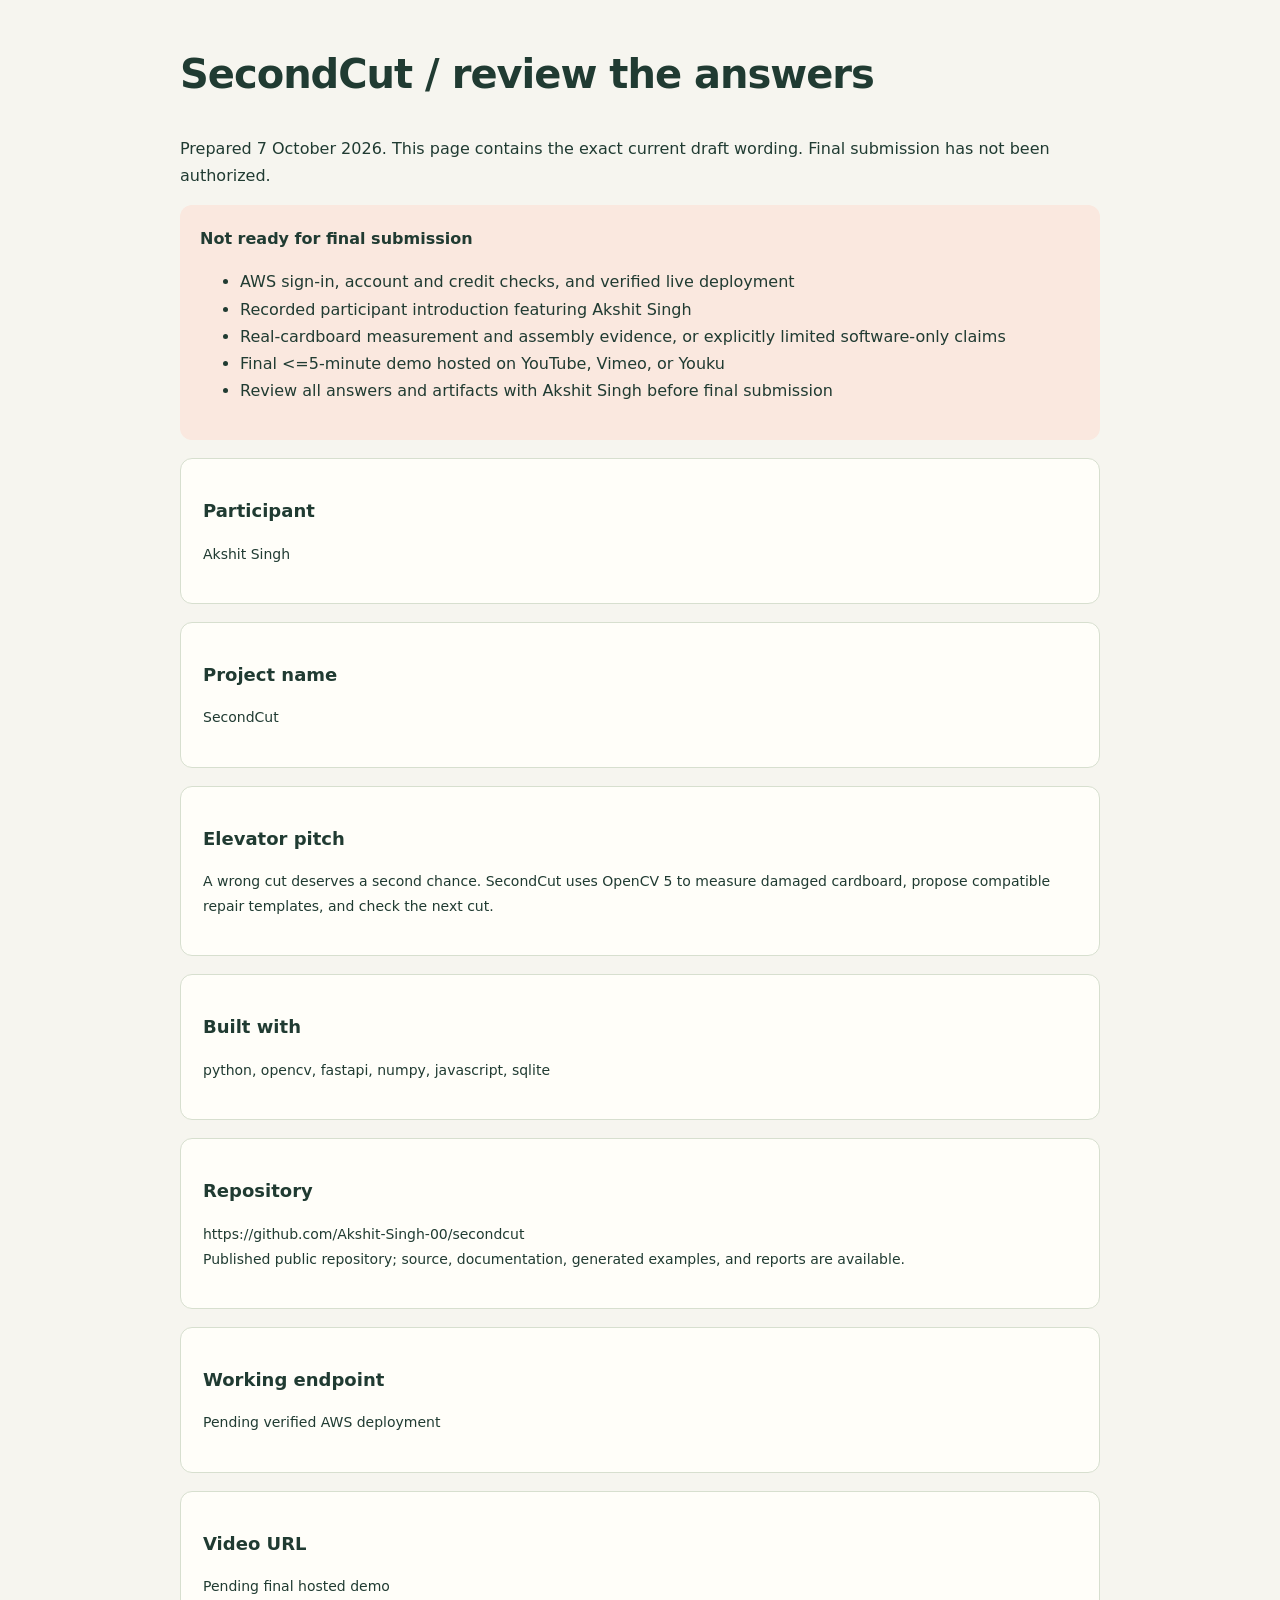
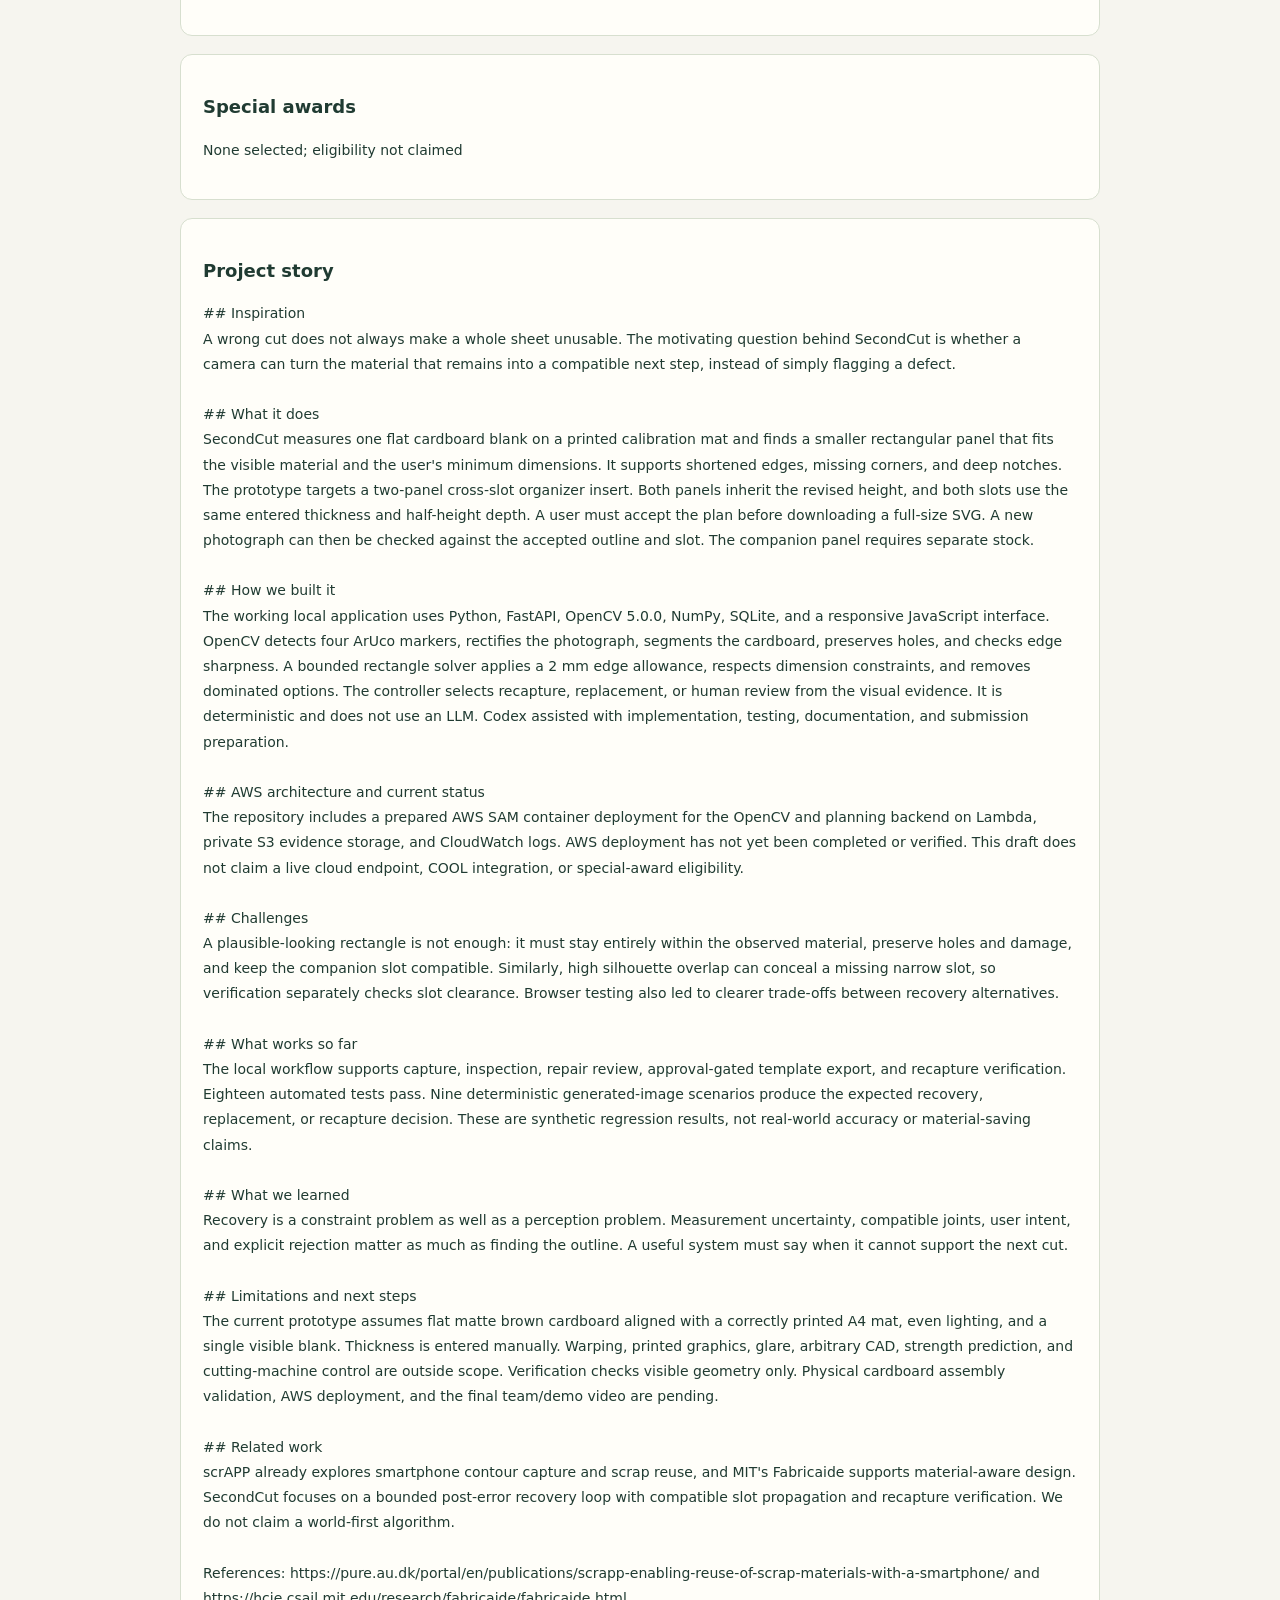
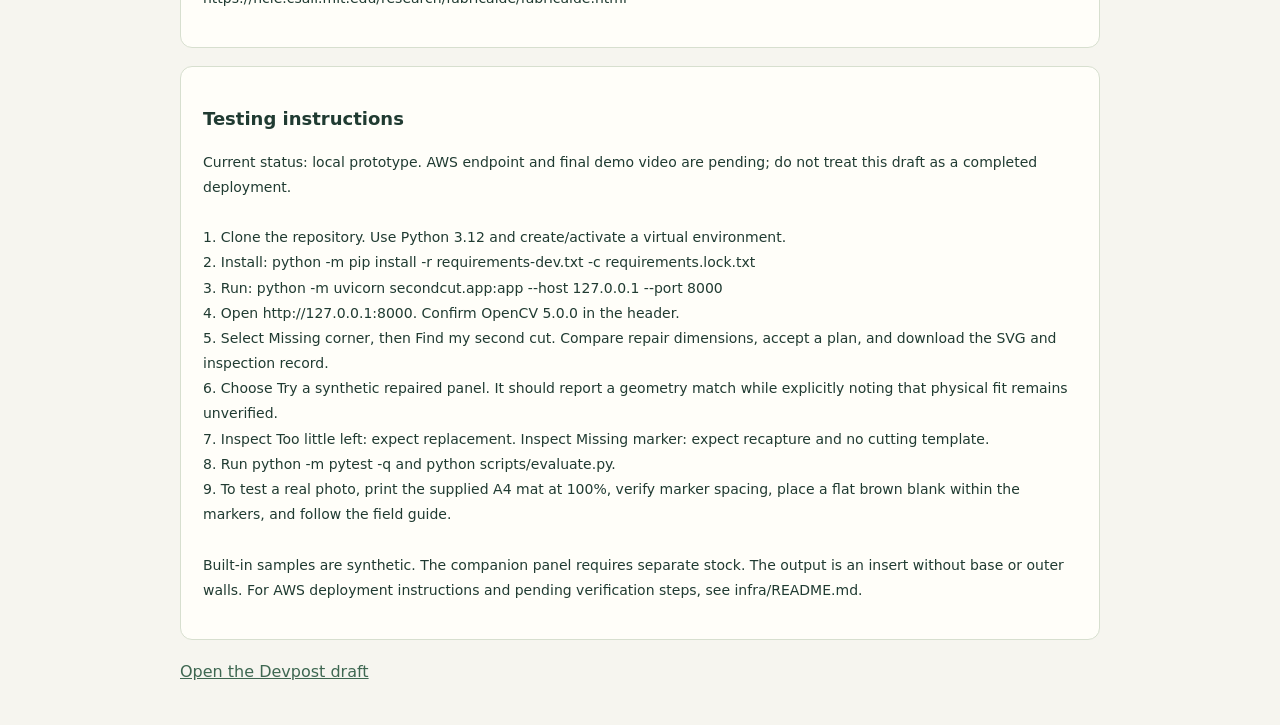
<file: docs/submission-review.html>
<!doctype html><html lang="en"><head><meta charset="utf-8"><meta name="viewport" content="width=device-width,initial-scale=1"><title>SecondCut - submission review</title><style>body{font:16px/1.7 system-ui;background:#f6f5ef;color:#203b32;max-width:920px;margin:40px auto;padding:0 24px}h1{font-size:40px;letter-spacing:-1px}h2{font-size:18px}section{background:#fffef9;border:1px solid #d7dfcf;padding:22px;margin:18px 0;border-radius:12px}pre{font:14px/1.8 system-ui;white-space:pre-wrap;overflow-wrap:anywhere}.status{padding:20px;background:#fae8df;border-radius:12px}a{color:#3e6751}</style></head><body><h1>SecondCut / review the answers</h1><p>Prepared 7 October 2026. This page contains the exact current draft wording. Final submission has not been authorized.</p><div class="status"><strong>Not ready for final submission</strong><ul><li>AWS sign-in, account and credit checks, and verified live deployment</li><li>Recorded participant introduction featuring Akshit Singh</li><li>Real-cardboard measurement and assembly evidence, or explicitly limited software-only claims</li><li>Final &lt;=5-minute demo hosted on YouTube, Vimeo, or Youku</li><li>Review all answers and artifacts with Akshit Singh before final submission</li></ul></div><section><h2>Participant</h2><pre>Akshit Singh</pre></section><section><h2>Project name</h2><pre>SecondCut</pre></section><section><h2>Elevator pitch</h2><pre>A wrong cut deserves a second chance. SecondCut uses OpenCV 5 to measure damaged cardboard, propose compatible repair templates, and check the next cut.</pre></section><section><h2>Built with</h2><pre>python, opencv, fastapi, numpy, javascript, sqlite</pre></section><section><h2>Repository</h2><pre>https://github.com/Akshit-Singh-00/secondcut
Published public repository; source, documentation, generated examples, and reports are available.</pre></section><section><h2>Working endpoint</h2><pre>Pending verified AWS deployment</pre></section><section><h2>Video URL</h2><pre>Pending final hosted demo</pre></section><section><h2>Special awards</h2><pre>None selected; eligibility not claimed</pre></section><section><h2>Project story</h2><pre>## Inspiration
A wrong cut does not always make a whole sheet unusable. The motivating question behind SecondCut is whether a camera can turn the material that remains into a compatible next step, instead of simply flagging a defect.

## What it does
SecondCut measures one flat cardboard blank on a printed calibration mat and finds a smaller rectangular panel that fits the visible material and the user&#x27;s minimum dimensions. It supports shortened edges, missing corners, and deep notches. The prototype targets a two-panel cross-slot organizer insert. Both panels inherit the revised height, and both slots use the same entered thickness and half-height depth. A user must accept the plan before downloading a full-size SVG. A new photograph can then be checked against the accepted outline and slot. The companion panel requires separate stock.

## How we built it
The working local application uses Python, FastAPI, OpenCV 5.0.0, NumPy, SQLite, and a responsive JavaScript interface. OpenCV detects four ArUco markers, rectifies the photograph, segments the cardboard, preserves holes, and checks edge sharpness. A bounded rectangle solver applies a 2 mm edge allowance, respects dimension constraints, and removes dominated options. The controller selects recapture, replacement, or human review from the visual evidence. It is deterministic and does not use an LLM. Codex assisted with implementation, testing, documentation, and submission preparation.

## AWS architecture and current status
The repository includes a prepared AWS SAM container deployment for the OpenCV and planning backend on Lambda, private S3 evidence storage, and CloudWatch logs. AWS deployment has not yet been completed or verified. This draft does not claim a live cloud endpoint, COOL integration, or special-award eligibility.

## Challenges
A plausible-looking rectangle is not enough: it must stay entirely within the observed material, preserve holes and damage, and keep the companion slot compatible. Similarly, high silhouette overlap can conceal a missing narrow slot, so verification separately checks slot clearance. Browser testing also led to clearer trade-offs between recovery alternatives.

## What works so far
The local workflow supports capture, inspection, repair review, approval-gated template export, and recapture verification. Eighteen automated tests pass. Nine deterministic generated-image scenarios produce the expected recovery, replacement, or recapture decision. These are synthetic regression results, not real-world accuracy or material-saving claims.

## What we learned
Recovery is a constraint problem as well as a perception problem. Measurement uncertainty, compatible joints, user intent, and explicit rejection matter as much as finding the outline. A useful system must say when it cannot support the next cut.

## Limitations and next steps
The current prototype assumes flat matte brown cardboard aligned with a correctly printed A4 mat, even lighting, and a single visible blank. Thickness is entered manually. Warping, printed graphics, glare, arbitrary CAD, strength prediction, and cutting-machine control are outside scope. Verification checks visible geometry only. Physical cardboard assembly validation, AWS deployment, and the final team/demo video are pending.

## Related work
scrAPP already explores smartphone contour capture and scrap reuse, and MIT&#x27;s Fabricaide supports material-aware design. SecondCut focuses on a bounded post-error recovery loop with compatible slot propagation and recapture verification. We do not claim a world-first algorithm.

References: https://pure.au.dk/portal/en/publications/scrapp-enabling-reuse-of-scrap-materials-with-a-smartphone/ and https://hcie.csail.mit.edu/research/fabricaide/fabricaide.html</pre></section><section><h2>Testing instructions</h2><pre>Current status: local prototype. AWS endpoint and final demo video are pending; do not treat this draft as a completed deployment.

1. Clone the repository. Use Python 3.12 and create/activate a virtual environment.
2. Install: python -m pip install -r requirements-dev.txt -c requirements.lock.txt
3. Run: python -m uvicorn secondcut.app:app --host 127.0.0.1 --port 8000
4. Open http://127.0.0.1:8000. Confirm OpenCV 5.0.0 in the header.
5. Select Missing corner, then Find my second cut. Compare repair dimensions, accept a plan, and download the SVG and inspection record.
6. Choose Try a synthetic repaired panel. It should report a geometry match while explicitly noting that physical fit remains unverified.
7. Inspect Too little left: expect replacement. Inspect Missing marker: expect recapture and no cutting template.
8. Run python -m pytest -q and python scripts/evaluate.py.
9. To test a real photo, print the supplied A4 mat at 100%, verify marker spacing, place a flat brown blank within the markers, and follow the field guide.

Built-in samples are synthetic. The companion panel requires separate stock. The output is an insert without base or outer walls. For AWS deployment instructions and pending verification steps, see infra/README.md.</pre></section><p><a href="https://devpost.com/submit-to/30984-opencv-ai-competition-2026-powered-by-aws/manage/submissions/1222437-secondcut/project-overview">Open the Devpost draft</a></p></body></html>
</file>
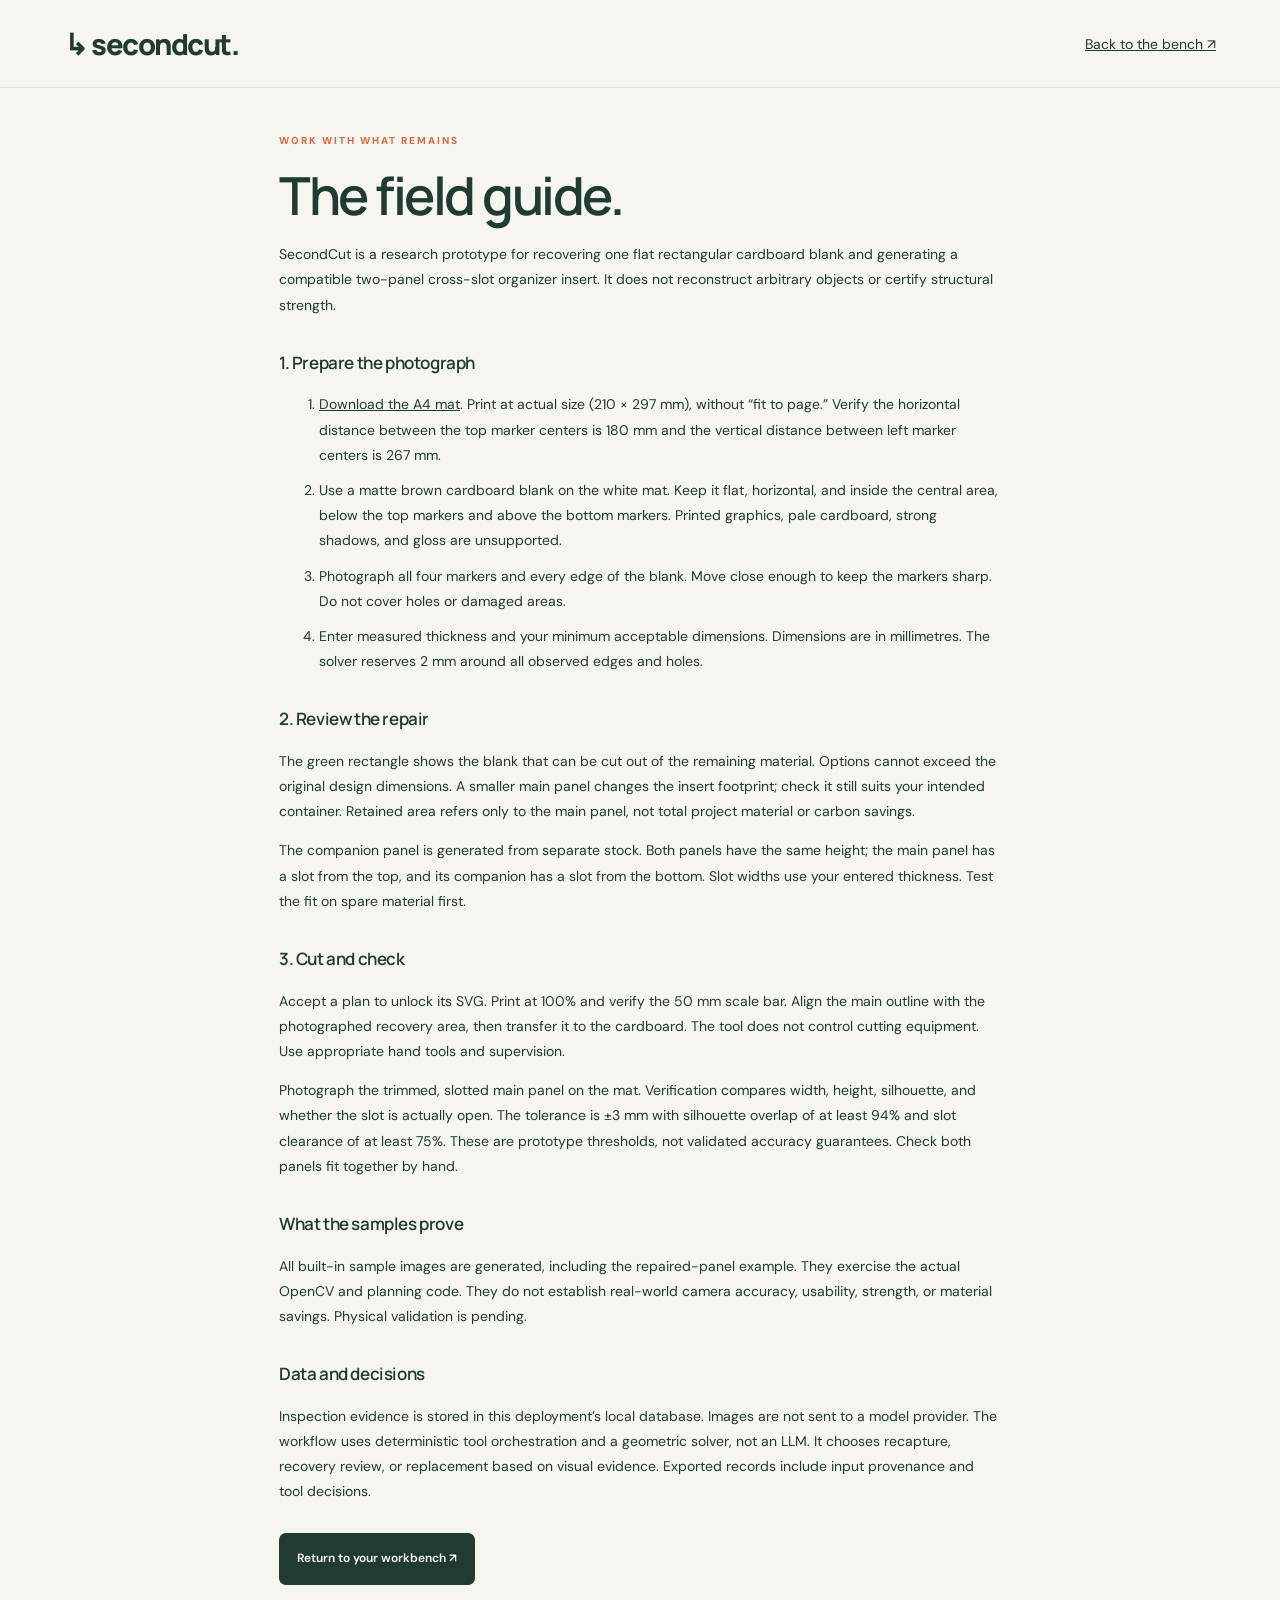
<file: static/guide.html>
<!doctype html>
<html lang="en">
  <head>
    <meta charset="utf-8" />
    <meta name="viewport" content="width=device-width,initial-scale=1" />
    <title>SecondCut field guide</title>
    <link rel="stylesheet" href="/static/style.css" />
  </head>
  <body>
    <header>
      <a class="brand" href="/">↳ secondcut.</a
      ><a href="/">Back to the bench ↗</a>
    </header>
    <main class="guide">
      <p class="eyebrow">WORK WITH WHAT REMAINS</p>
      <h1>The field guide.</h1>
      <p>
        SecondCut is a research prototype for recovering one flat rectangular
        cardboard blank and generating a compatible two-panel cross-slot
        organizer insert. It does not reconstruct arbitrary objects or certify
        structural strength.
      </p>
      <h2>1. Prepare the photograph</h2>
      <ol>
        <li>
          <a href="/api/mat.png">Download the A4 mat</a>. Print at actual size
          (210 × 297 mm), without “fit to page.” Verify the horizontal distance
          between the top marker centers is 180 mm and the vertical distance
          between left marker centers is 267 mm.
        </li>
        <li>
          Use a matte brown cardboard blank on the white mat. Keep it flat,
          horizontal, and inside the central area, below the top markers and
          above the bottom markers. Printed graphics, pale cardboard, strong
          shadows, and gloss are unsupported.
        </li>
        <li>
          Photograph all four markers and every edge of the blank. Move close
          enough to keep the markers sharp. Do not cover holes or damaged areas.
        </li>
        <li>
          Enter measured thickness and your minimum acceptable dimensions.
          Dimensions are in millimetres. The solver reserves 2 mm around all
          observed edges and holes.
        </li>
      </ol>
      <h2>2. Review the repair</h2>
      <p>
        The green rectangle shows the blank that can be cut out of the remaining
        material. Options cannot exceed the original design dimensions. A
        smaller main panel changes the insert footprint; check it still suits
        your intended container. Retained area refers only to the main panel,
        not total project material or carbon savings.
      </p>
      <p>
        The companion panel is generated from separate stock. Both panels have
        the same height; the main panel has a slot from the top, and its
        companion has a slot from the bottom. Slot widths use your entered
        thickness. Test the fit on spare material first.
      </p>
      <h2>3. Cut and check</h2>
      <p>
        Accept a plan to unlock its SVG. Print at 100% and verify the 50 mm
        scale bar. Align the main outline with the photographed recovery area,
        then transfer it to the cardboard. The tool does not control cutting
        equipment. Use appropriate hand tools and supervision.
      </p>
      <p>
        Photograph the trimmed, slotted main panel on the mat. Verification
        compares width, height, silhouette, and whether the slot is actually
        open. The tolerance is ±3 mm with silhouette overlap of at least 94% and
        slot clearance of at least 75%. These are prototype thresholds, not
        validated accuracy guarantees. Check both panels fit together by hand.
      </p>
      <h2>What the samples prove</h2>
      <p>
        All built-in sample images are generated, including the repaired-panel
        example. They exercise the actual OpenCV and planning code. They do not
        establish real-world camera accuracy, usability, strength, or material
        savings. Physical validation is pending.
      </p>
      <h2>Data and decisions</h2>
      <p>
        Inspection evidence is stored in this deployment’s local database.
        Images are not sent to a model provider. The workflow uses deterministic
        tool orchestration and a geometric solver, not an LLM. It chooses
        recapture, recovery review, or replacement based on visual evidence.
        Exported records include input provenance and tool decisions.
      </p>
      <a class="primary" href="/">Return to your workbench ↗</a>
    </main>
  </body>
</html>
</file>
<file: static/style.css>
@import url("https://fonts.googleapis.com/css2?family=DM+Sans:wght@400;500;600;700&family=Manrope:wght@400;500;600;700;800&display=swap");
:root {
  --paper: #f6f5ef;
  --ink: #203b32;
  --muted: #748178;
  --line: #dce1d7;
  --orange: #db643b;
  --green: #3e6751;
  --light: #e8eee4;
}
* {
  box-sizing: border-box;
}
body {
  margin: 0;
  background: var(--paper);
  color: var(--ink);
  font-family: "DM Sans", Arial, sans-serif;
  font-size: 14px;
}
button,
input {
  font: inherit;
}
button,
a,
label.upload {
  -webkit-tap-highlight-color: transparent;
}
button,
a {
  cursor: pointer;
}
a {
  color: inherit;
}
header {
  height: 88px;
  padding: 0 5vw;
  display: flex;
  align-items: center;
  justify-content: space-between;
  border-bottom: 1px solid var(--line);
}
.brand {
  font-family: Manrope, Arial, sans-serif;
  font-weight: 800;
  font-size: 29px;
  text-decoration: none;
  letter-spacing: -1.5px;
  display: flex;
  align-items: center;
  gap: 10px;
}
.brand-dot {
  color: var(--orange);
  margin-left: -10px;
}
.brand-mark {
  background: var(--ink);
  color: #f3eddd;
  display: grid;
  place-items: center;
  width: 35px;
  height: 35px;
  font-size: 28px;
  border-radius: 10px;
  margin-right: 2px;
}
.header-right {
  display: flex;
  align-items: center;
  gap: 8px;
  color: var(--muted);
  font-size: 12px;
}
.header-right a {
  margin-left: 28px;
  text-decoration: none;
  color: var(--ink);
}
.live-dot {
  width: 6px;
  height: 6px;
  background: #7c9772;
  border-radius: 50%;
}
main {
  max-width: 1440px;
  margin: auto;
  padding: 44px 5vw 0;
}
.intro {
  display: flex;
  align-items: center;
  justify-content: space-between;
  margin-bottom: 34px;
}
.eyebrow {
  font-size: 10px;
  font-weight: 700;
  letter-spacing: 2px;
  color: var(--orange);
  margin: 0 0 16px;
}
h1 {
  font-family: Manrope, Arial, sans-serif;
  font-size: clamp(36px, 4.1vw, 58px);
  line-height: 1.13;
  font-weight: 600;
  letter-spacing: -2.5px;
  margin: 0 0 17px;
}
h1 span {
  color: #82917e;
}
.lede {
  line-height: 1.8;
  color: #66756c;
  font-size: 14px;
  margin: 0;
}
.project-badge {
  display: flex;
  gap: 15px;
  align-items: center;
  border: 1px solid var(--line);
  border-radius: 12px;
  padding: 20px 25px;
  transform: rotate(2deg);
  background: #f0f1e8;
}
.badge-icon {
  font-size: 45px;
  color: #9a7456;
}
.project-badge div {
  display: flex;
  flex-direction: column;
  gap: 8px;
}
.project-badge small {
  font-size: 8px;
  letter-spacing: 1.7px;
  color: var(--muted);
}
.project-badge strong {
  font-weight: 600;
}
.project-badge div > span {
  font-size: 11px;
  color: var(--muted);
}
.steps {
  display: flex;
  gap: 18px;
  align-items: center;
  margin-bottom: 25px;
  font-size: 12px;
  color: #8a958b;
}
.steps > span {
  display: flex;
  gap: 9px;
  align-items: center;
}
.steps b {
  font-size: 10px;
  border: 1px solid #d3dccf;
  border-radius: 50%;
  width: 25px;
  height: 25px;
  display: grid;
  place-items: center;
}
.steps i {
  width: 55px;
  height: 1px;
  background: var(--line);
}
.steps .active {
  color: var(--ink);
}
.steps .active b {
  background: var(--ink);
  color: white;
  border-color: var(--ink);
}
.workspace {
  display: grid;
  grid-template-columns: 340px 1fr;
  gap: 22px;
  align-items: start;
}
.controls,
.workbench {
  border: 1px solid var(--line);
  border-radius: 14px;
  background: #fffef9;
  overflow: hidden;
}
.controls {
  padding: 23px;
}
.panel-heading {
  display: flex;
  justify-content: space-between;
  align-items: center;
  gap: 10px;
}
h2 {
  font-family: Manrope, Arial, sans-serif;
  font-weight: 600;
  margin: 0;
  font-size: 17px;
  letter-spacing: -0.4px;
}
.small-tag {
  font-size: 8px;
  letter-spacing: 1.2px;
  color: #879288;
}
.muted {
  color: var(--muted);
  line-height: 1.6;
  font-size: 12px;
}
.upload {
  margin: 22px 0 12px;
  padding: 20px 10px;
  display: flex;
  flex-direction: column;
  align-items: center;
  gap: 8px;
  background: #f7f8f1;
  border: 1px dashed #b7c3ae;
  border-radius: 9px;
  position: relative;
  cursor: pointer;
}
.upload:hover {
  border-color: var(--green);
  background: #f0f4e9;
}
.upload input {
  position: absolute;
  inset: 0;
  opacity: 0;
  width: 100%;
  cursor: pointer;
}
.upload strong {
  font-size: 12px;
  max-width: 240px;
  white-space: nowrap;
  text-overflow: ellipsis;
  overflow: hidden;
}
.upload > span:not(.upload-icon) {
  font-size: 10px;
  color: var(--muted);
}
.upload-icon {
  font-size: 25px;
  color: var(--green);
}
.text-link {
  font-size: 11px;
  text-decoration: none;
  color: var(--green);
}
.divider-label {
  display: flex;
  align-items: center;
  gap: 8px;
  margin: 23px 0 12px;
  color: #899386;
  font-size: 8px;
  letter-spacing: 1px;
}
.divider-label:after {
  content: "";
  height: 1px;
  background: var(--line);
  flex: 1;
}
.samples {
  display: flex;
  flex-wrap: wrap;
  gap: 7px;
}
.sample {
  font-size: 10px;
  border: 1px solid var(--line);
  border-radius: 6px;
  padding: 8px 10px;
  background: transparent;
  color: #637062;
}
.sample.selected {
  background: var(--light);
  border-color: #94aa88;
  color: var(--ink);
}
details {
  margin-top: 21px;
  border-top: 1px solid var(--line);
}
summary {
  cursor: pointer;
  display: flex;
  justify-content: space-between;
  list-style: none;
  padding: 17px 0;
  font-size: 12px;
  font-weight: 600;
}
summary::-webkit-details-marker {
  display: none;
}
summary > span {
  color: var(--muted);
}
.field-grid {
  display: grid;
  grid-template-columns: 1fr 1fr;
  gap: 14px 12px;
}
.field-grid label {
  font-size: 10px;
  color: #6d796e;
}
.field-grid label > div {
  display: flex;
  margin-top: 6px;
  border: 1px solid var(--line);
  border-radius: 6px;
  align-items: center;
  background: #fcfcf7;
  padding: 0 9px;
}
.field-grid input {
  min-width: 0;
  width: 100%;
  border: 0;
  padding: 10px 0;
  background: transparent;
  outline-offset: 2px;
  color: var(--ink);
  font-weight: 600;
  font-size: 12px;
}
.field-grid label span {
  font-size: 10px;
  color: #9aa294;
}
.primary {
  display: flex;
  align-items: center;
  justify-content: space-between;
  gap: 20px;
  border: 0;
  background: var(--ink);
  color: #fffef6;
  padding: 15px 18px;
  border-radius: 7px;
  text-decoration: none;
  font-size: 12px;
  font-weight: 600;
}
.controls > .primary {
  width: 100%;
  margin-top: 25px;
}
.primary:hover {
  background: #315643;
}
.primary:disabled {
  opacity: 0.6;
  cursor: wait;
}
.privacy {
  text-align: center;
  font-size: 9px;
  color: #8d978c;
  margin: 12px 0 0;
}
.workbench > .panel-heading {
  padding: 21px 24px;
}
.source {
  font-size: 8px;
  font-weight: 600;
  letter-spacing: 1px;
  background: #eeeee5;
  padding: 6px 8px;
  border-radius: 4px;
  color: #7b8276;
}
.canvas-wrap {
  height: 465px;
  position: relative;
  background: #efeee5;
  display: flex;
  align-items: center;
  justify-content: center;
  border-top: 1px solid var(--line);
  border-bottom: 1px solid var(--line);
  padding: 22px 20px 40px;
}
.canvas-grid {
  position: absolute;
  inset: 0;
  background-image:
    linear-gradient(#d8dcd04d 1px, transparent 1px),
    linear-gradient(90deg, #d8dcd04d 1px, transparent 1px);
  background-size: 22px 22px;
}
.canvas-wrap img {
  position: relative;
  max-width: 93%;
  max-height: 100%;
  object-fit: contain;
  box-shadow: 3px 7px 18px #243b3320;
  transform: rotate(-1deg);
}
.canvas-caption {
  position: absolute;
  bottom: 12px;
  left: 18px;
  right: 18px;
  display: flex;
  justify-content: space-between;
  font-size: 9px;
  color: #828d7c;
}
.bench-footer {
  display: flex;
  align-items: center;
  gap: 15px;
  padding: 17px 23px;
  font-size: 9px;
  color: #73816e;
  flex-wrap: wrap;
}
.bench-footer > span:last-child {
  margin-left: auto;
}
.legend {
  display: inline-block;
  width: 7px;
  height: 7px;
  margin-right: 5px;
  border-radius: 1px;
}
.original {
  background: #c89c64;
}
.recovered {
  background: #57a819;
}
.notice {
  display: flex;
  gap: 13px;
  margin: 0 20px 20px;
  padding: 15px;
  background: #f0f4e9;
  border: 1px solid #dfe7d6;
  border-radius: 8px;
}
.notice > span {
  font-size: 23px;
  color: #789269;
}
.notice strong {
  font-size: 12px;
}
.notice p {
  font-size: 11px;
  line-height: 1.6;
  color: #75826c;
  margin: 5px 0 0;
}
.notice.error {
  background: #fbede6;
  border-color: #edd0bf;
}
.results {
  margin-top: 38px;
}
.section-title {
  display: flex;
  justify-content: space-between;
  align-items: end;
  margin-bottom: 20px;
}
.section-title .eyebrow {
  margin-bottom: 10px;
}
.section-title h2,
.verification h2 {
  font-size: 27px;
  letter-spacing: -1px;
}
.section-title > p {
  font-size: 11px;
  line-height: 1.7;
  color: var(--muted);
  margin: 0;
}
.options {
  display: grid;
  grid-template-columns: repeat(3, 1fr);
  gap: 15px;
}
.option {
  background: #fffef9;
  border: 1px solid var(--line);
  padding: 22px;
  border-radius: 10px;
}
.option.selected {
  border-color: #73925d;
  box-shadow: 0 0 0 1px #73925d;
}
.option-head {
  display: flex;
  justify-content: space-between;
  font-size: 9px;
  letter-spacing: 1px;
  color: var(--muted);
}
.option h3 {
  font-size: 28px;
  margin: 20px 0 12px;
  font-weight: 500;
  letter-spacing: -1px;
}
.option h3 small {
  font-size: 12px;
  color: var(--muted);
}
.option p {
  font-size: 11px;
  line-height: 1.7;
  color: var(--muted);
}
.meter {
  height: 5px;
  background: #e8ecdf;
  border-radius: 4px;
  margin: 16px 0;
}
.meter > span {
  display: block;
  height: 100%;
  background: #739263;
  border-radius: 4px;
}
.option-actions {
  display: flex;
  gap: 8px;
  margin-top: 20px;
}
.secondary {
  display: inline-flex;
  align-items: center;
  justify-content: center;
  padding: 12px 15px;
  border: 1px solid #bdc9b4;
  border-radius: 7px;
  text-decoration: none;
  color: var(--ink);
  font-size: 11px;
  background: transparent;
  cursor: pointer;
}
.secondary:hover {
  background: #eaf0e3;
}
.option-actions .primary {
  padding: 12px;
  flex: 1;
  font-size: 11px;
  justify-content: center;
}
.accepted {
  margin-top: 20px;
  display: flex;
  align-items: center;
  justify-content: space-between;
  padding: 25px;
  background: #e8edde;
  border-radius: 10px;
  gap: 18px;
}
.accepted h3 {
  font-size: 23px;
  margin: 8px 0;
}
.accepted p {
  font-size: 11px;
  color: var(--muted);
  margin: 0;
  line-height: 1.7;
}
.accepted .eyebrow {
  font-size: 8px;
  color: var(--green);
}
.actions {
  display: flex;
  flex-direction: column;
  gap: 9px;
  flex-shrink: 0;
}
.verification {
  display: grid;
  grid-template-columns: 1fr 1fr;
  gap: 40px;
  border: 1px solid var(--line);
  border-radius: 12px;
  padding: 30px;
  margin-top: 20px;
  background: #fffef9;
}
.verification p {
  max-width: 470px;
  font-size: 12px;
  line-height: 1.8;
  color: var(--muted);
}
.verify-actions {
  display: flex;
  flex-direction: column;
  justify-content: center;
  align-items: start;
  gap: 12px;
}
.text-button {
  background: transparent;
  border: 0;
  padding: 8px 0;
  color: var(--green);
  font-size: 11px;
  text-align: left;
}
.trace {
  margin-top: 25px;
}
.trace summary {
  font-size: 12px;
}
.trace summary span {
  font-size: 10px;
}
.trace ol {
  padding-left: 22px;
  max-width: 850px;
}
.trace li {
  padding: 8px;
  color: var(--muted);
  font-size: 11px;
  line-height: 1.7;
}
.trace li strong {
  color: var(--ink);
  display: block;
  font-size: 10px;
  letter-spacing: 0.4px;
}
footer {
  display: flex;
  justify-content: space-between;
  gap: 20px;
  border-top: 1px solid var(--line);
  margin-top: 45px;
  padding: 25px 0;
  color: #84907e;
  font-size: 9px;
}
footer > span:first-child {
  color: var(--ink);
  font-size: 12px;
  font-weight: 600;
}
footer em {
  font-weight: 400;
  font-style: normal;
  color: #84907e;
  margin-left: 10px;
  font-size: 10px;
}
[hidden] {
  display: none !important;
}
:focus-visible {
  outline: 2px solid var(--orange);
  outline-offset: 4px;
}
.field-grid input:invalid {
  color: #ae4424;
}
.guide {
  max-width: 850px;
  line-height: 1.8;
  padding-bottom: 50px;
}
.guide h2 {
  margin-top: 30px;
}
.guide li {
  margin: 10px 0;
}
.guide .primary {
  display: inline-flex;
  margin-top: 15px;
}
@media (min-width: 1400px) {
  .workspace {
    grid-template-columns: 360px 1fr;
  }
  .canvas-wrap {
    height: 465px;
  }
}
@media (max-width: 950px) {
  .workspace {
    grid-template-columns: 300px 1fr;
  }
  .controls {
    padding: 18px;
  }
  .canvas-wrap {
    height: 465px;
  }
  .project-badge {
    padding: 15px;
  }
  .intro {
    gap: 20px;
  }
  .options {
    grid-template-columns: 1fr 1fr;
  }
  .accepted {
    align-items: start;
  }
  .header-right #runtime {
    display: none;
  }
}
@media (max-width: 700px) {
  header {
    height: 70px;
  }
  .brand {
    font-size: 24px;
  }
  .header-right a {
    margin-left: 5px;
  }
  .intro {
    display: block;
  }
  .project-badge {
    display: none;
  }
  main {
    padding-top: 30px;
  }
  .workspace {
    grid-template-columns: 1fr;
  }
  .controls {
    order: 1;
  }
  .workbench {
    order: 0;
  }
  .canvas-wrap {
    height: 330px;
  }
  .steps {
    gap: 10px;
  }
  .steps i {
    width: 20px;
  }
  .steps span {
    font-size: 10px;
  }
  .options {
    grid-template-columns: 1fr;
  }
  .section-title {
    display: block;
  }
  .section-title > p {
    margin-top: 12px;
  }
  .accepted {
    display: block;
  }
  .actions {
    margin-top: 20px;
  }
  .verification {
    grid-template-columns: 1fr;
    gap: 15px;
    padding: 22px;
  }
  .trace summary span {
    display: none;
  }
  footer {
    flex-direction: column;
  }
  .canvas-caption {
    font-size: 8px;
  }
  .bench-footer {
    gap: 10px;
  }
}
</file>
